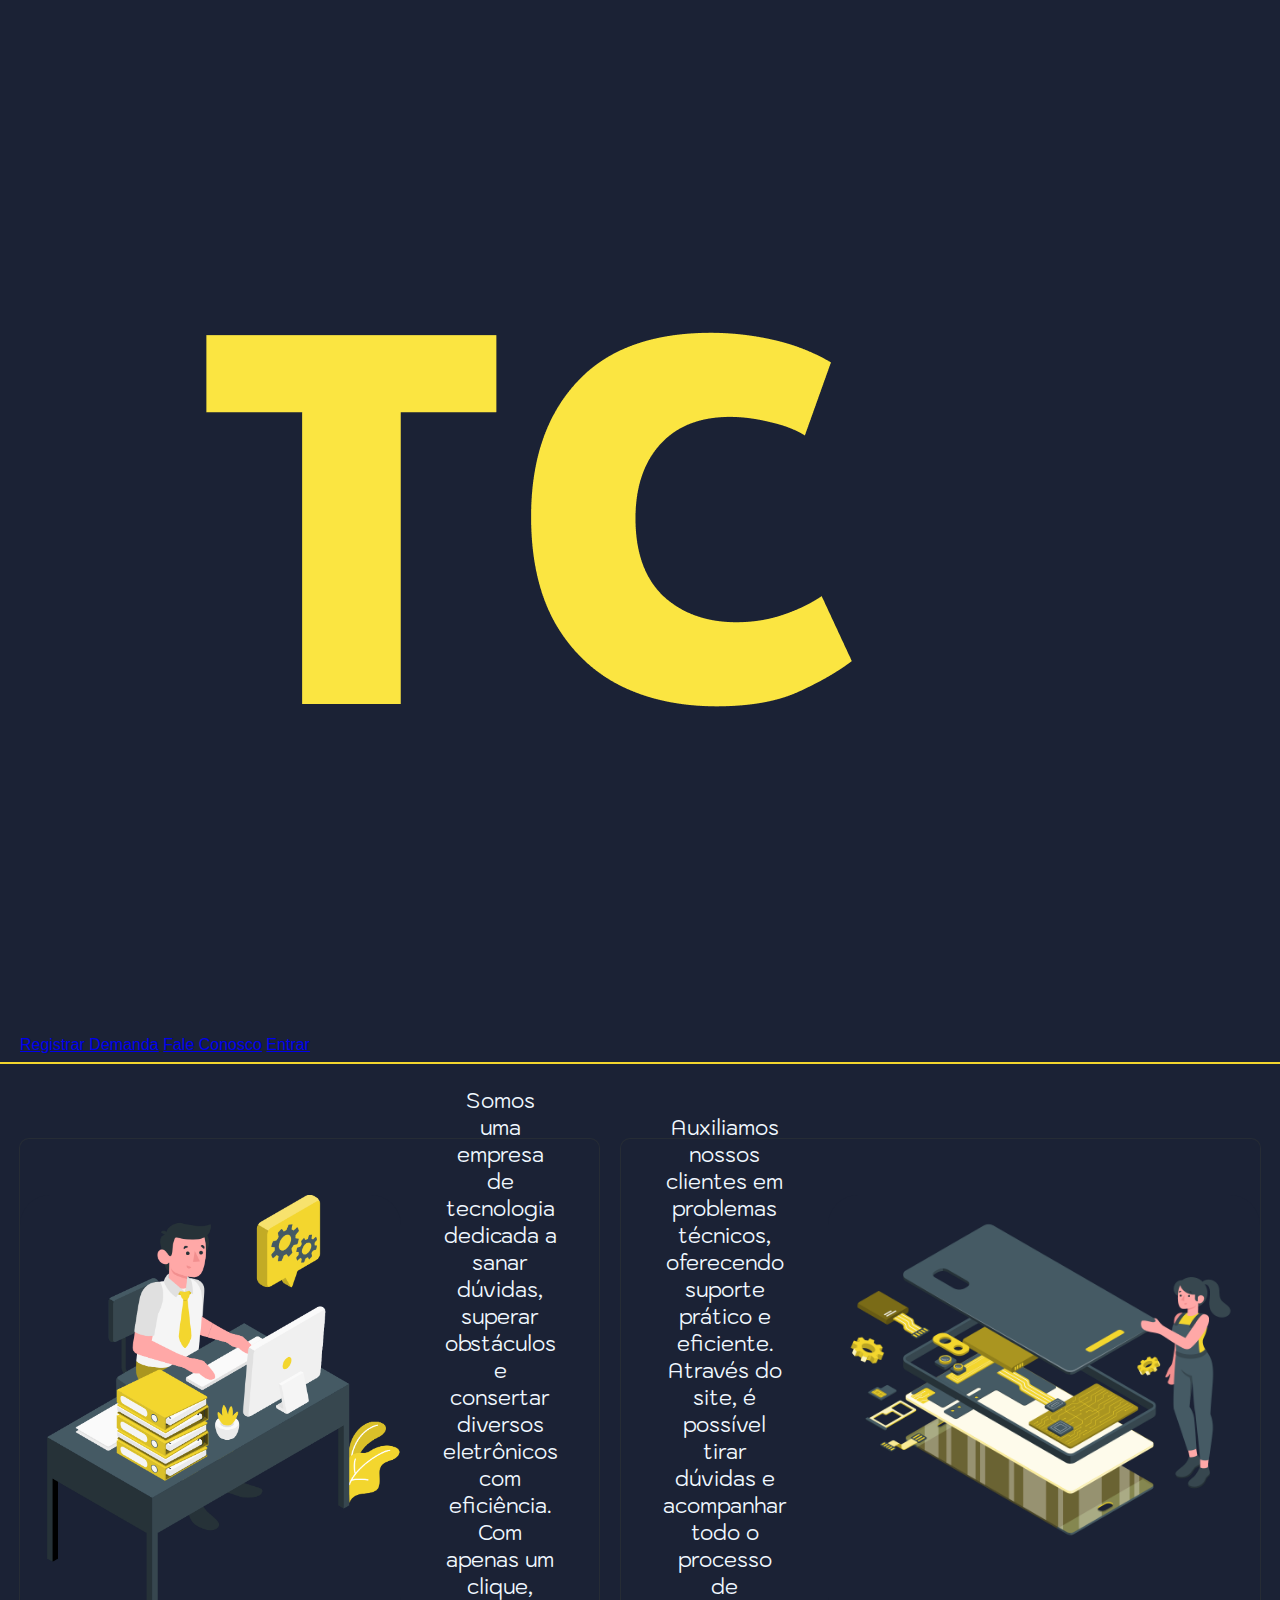
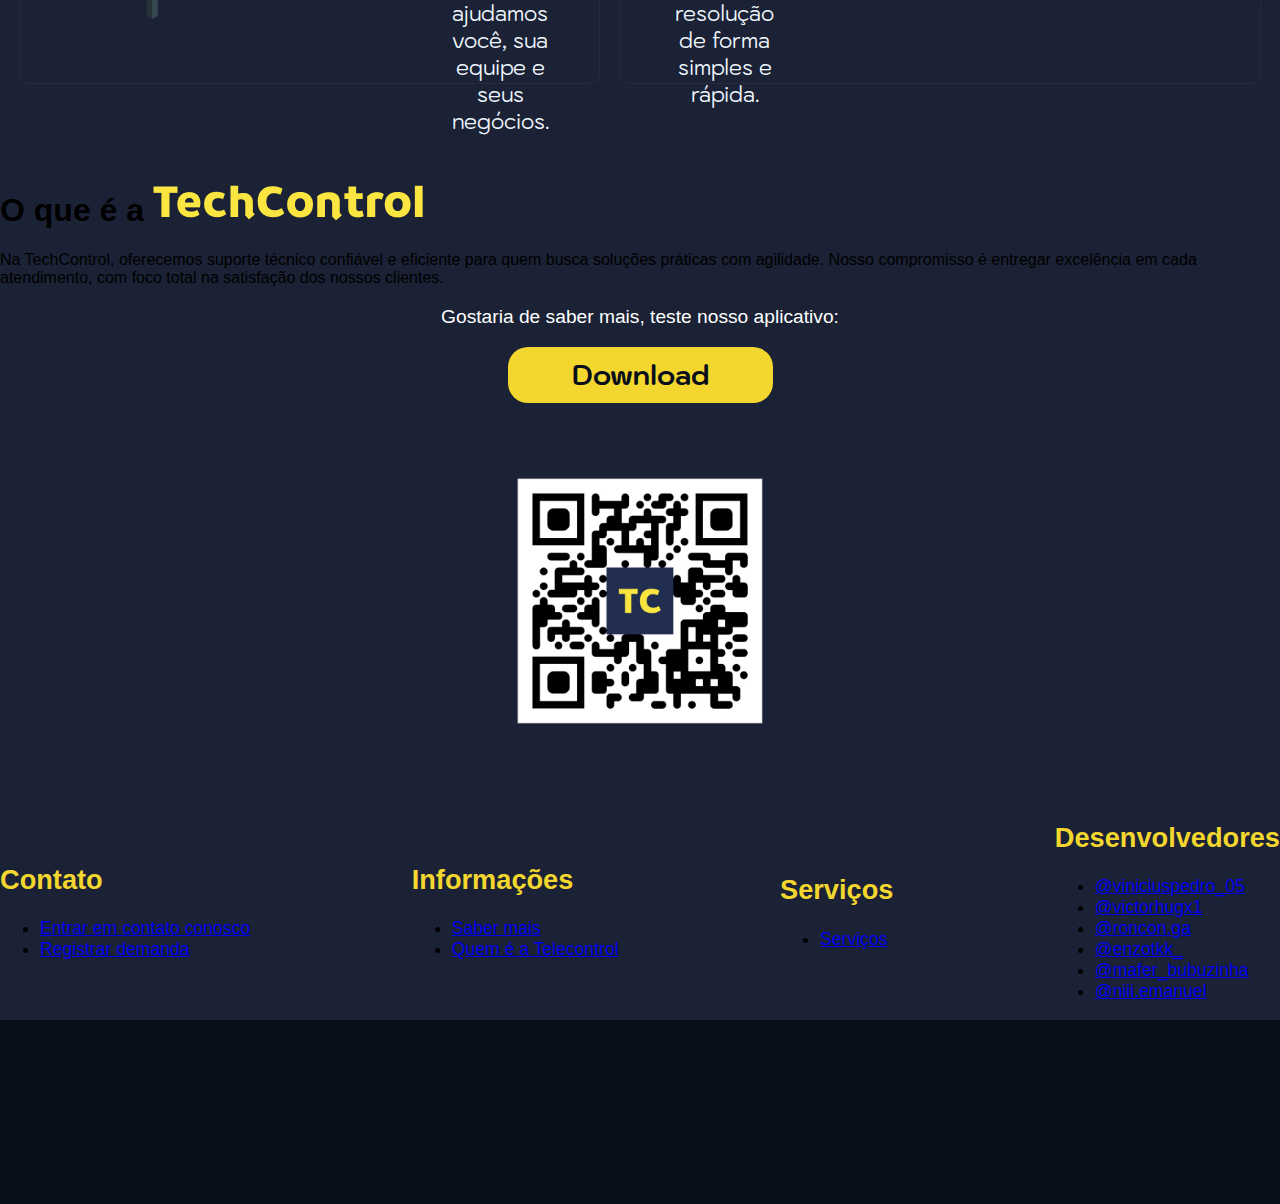
<file: index.html>
<!DOCTYPE html>
<html lang="pt-br">
<head>
    <meta charset="UTF-8">
    <meta name="viewport" content="width=device-width, initial-scale=1.0">
    <link rel="stylesheet" href="style.css">
    <link rel="stylesheet" href="media.css">
    <link rel="preconnect" href="https://fonts.googleapis.com">
    <link rel="preconnect" href="https://fonts.gstatic.com" crossorigin>
    <link href="https://fonts.googleapis.com/css2?family=Kodchasan:ital,wght@0,200;0,300;0,400;0,500;0,600;0,700;1,200;1,300;1,400;1,500;1,600;1,700&display=swap" rel="stylesheet">
    <link href="https://fonts.googleapis.com/css2?family=Braah+One&display=swap" rel="stylesheet">
    <title>TechControl</title>
</head>
<body>

 <header>
  <div class="header-container">
    <div class="header-logo" >
      <img src="img/logo.png" alt="Logo" />
    </div>
    <div class="header-menu">
      <a href="demanda_registro.html">Registrar Demanda</a>
      <a href="#">Fale Conosco</a>
      <a href="login.html">Entrar</a>
    </div>
  </div>
 </header>


<div class="containerboxes">
  <div class="boxesquerda">
      <img src="img/Working-amico.png" alt="" class="imgs_box_esquerda">
      <p class="texto">Somos uma empresa de tecnologia dedicada a sanar dúvidas, superar obstáculos e consertar diversos eletrônicos com eficiência. Com apenas um clique, ajudamos você, sua equipe e seus negócios.</p>
  </div>
  <div class="boxdireita">
      <p class="texto">Auxiliamos nossos clientes em problemas técnicos, oferecendo suporte prático e eficiente. Através do site, é possível tirar dúvidas e acompanhar todo o processo de resolução de forma simples e rápida.</p>
      <img src="img/Product teardown-amico.png" alt="" class="imgs_box_direita">

  </div>
</div>


<div class="quemsomos">
  <h1 id="title_qs">O que é a <img class="logotitle" src="img/TechControl.png" alt=""></h1>
  <p class="exp_qs">Na TechControl, oferecemos suporte técnico confiável e eficiente para quem busca soluções práticas com agilidade. Nosso compromisso é entregar excelência em cada atendimento, com foco total na satisfação dos nossos clientes.</p>
</div>


<div class="containerinstall">
  <div class="boxinstall">
    <p class="text_exp">Gostaria de saber mais, teste nosso aplicativo:</p>
    <div class="linknstall"><a href="">Download</a></div>
    <div class="divqr">
      <img src="img/install.png" alt="QR">
    </div>
  </div>
</div>


<footer>



  <div class="footer-container">

    <!-- Coluna 1 -->
    <div class="footer-column">
      <h2>Contato</h2>
      <ul>
        <li><a href="https://www.telecontrol.com.br/index.html#tm-area-contact">Entrar em contato conosco</a></li>
        <li><a href="demanda_registro.html">Registrar demanda</a></li>

      </ul>
    </div>

    <!-- Coluna 2 -->
    <div class="footer-column">
      <h2>Informações</h2>
      <ul>

        <li><a href="index.html">Saber mais</a></li>
        <li><a href="https://www.telecontrol.com.br/index.html">Quem é a Telecontrol</a></li>

      </ul>
    </div>

    <!-- Coluna 3 -->
    <div class="footer-column">
      <h2>Serviços</h2>
      <ul>
        <li><a href="https://www.telecontrol.com.br/index.html#solucoes">Serviços</a></li>

      </ul>
    </div>

    <!-- Coluna 4 -->
    <div class="footer-column">
      <h2>Desenvolvedores</h2>
      <ul>
        <li><a href="https://www.instagram.com/viniciuspedro_05?utm_source=ig_web_button_share_sheet&igsh=ZDNlZDc0MzIxNw==" target="_blank">@viniciuspedro_05</a></li>
        <li><a href="https://www.instagram.com/victorhugx1?utm_source=ig_web_button_share_sheet&igsh=ZDNlZDc0MzIxNw==" target="_blank">@victorhugx1</a></li>
        <li><a href="https://www.instagram.com/roncon.ga?utm_source=ig_web_button_share_sheet&igsh=ZDNlZDc0MzIxNw==" target="_blank">@roncon.ga</a></li>
        <li><a href="https://www.instagram.com/enzotkk_/?utm_source=ig_web_button_share_sheet">@enzotkk_</a></li>
        <li><a href="https://www.instagram.com/mafer_bubuzinha?utm_source=ig_web_button_share_sheet&igsh=ZDNlZDc0MzIxNw==">@mafer_bubuzinha</a></li>
        <li><a href="https://www.instagram.com/niii.emanuel?utm_source=ig_web_button_share_sheet&igsh=ZDNlZDc0MzIxNw==">@niii.emanuel</a></li>

      </ul>
    </div>

  </div>
</footer>



</body>
</html>
</file>
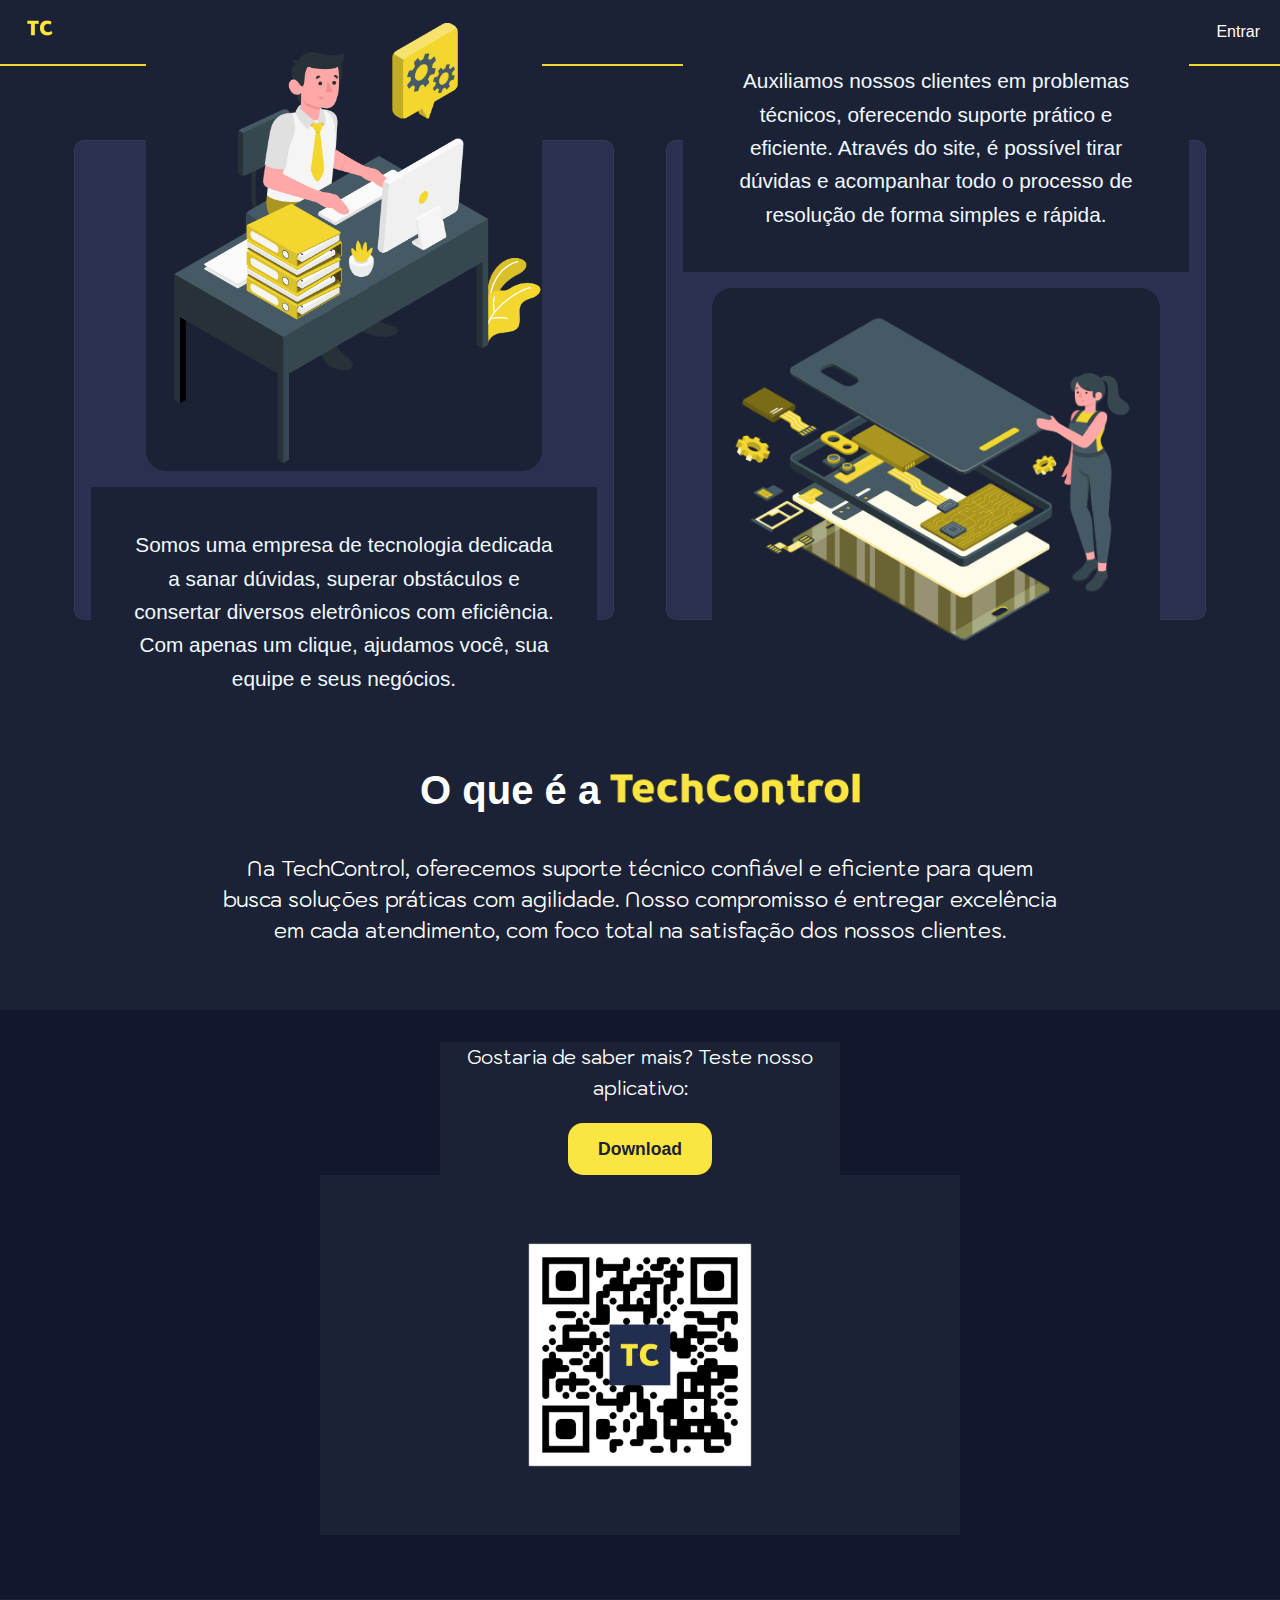
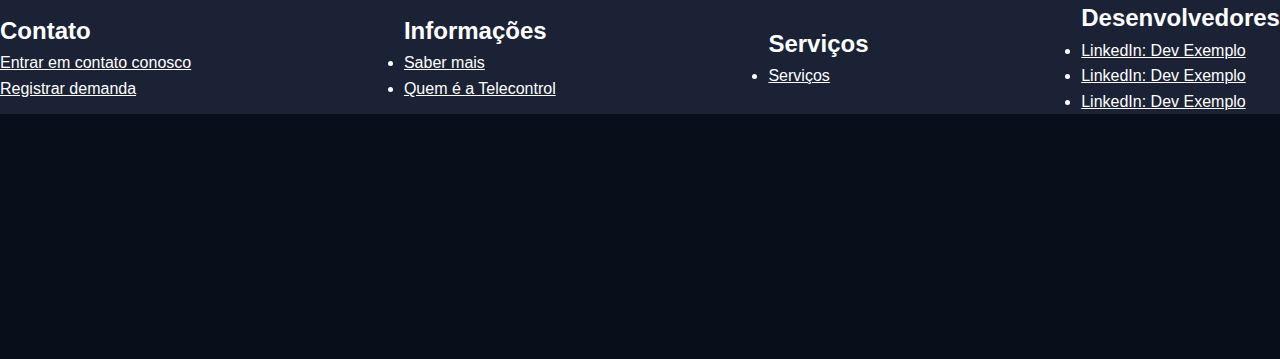
<file: test.html>
<!DOCTYPE html>
<html lang="pt-br">
<head>
  <meta charset="UTF-8" />
  <meta name="viewport" content="width=device-width, initial-scale=1" />
  <meta name="description" content="Assistência técnica TechControl - suporte prático, rápido e eficiente em eletrônicos e dúvidas técnicas." />
  <link rel="preconnect" href="https://fonts.googleapis.com" />
  <link rel="preconnect" href="https://fonts.gstatic.com" crossorigin />
  <link href="https://fonts.googleapis.com/css2?family=Kodchasan:ital,wght@0,200;0,300;0,400;0,500;0,600;0,700;1,200;1,300;1,400;1,500;1,600;1,700&display=swap" rel="stylesheet" />
  <link href="https://fonts.googleapis.com/css2?family=Braah+One&display=swap" rel="stylesheet" />
  <link rel="stylesheet" href="style.css" />
  <title>TechControl - Assistência Técnica</title>
  <style>
    /* Reset simples */
* {
  margin: 0;
  padding: 0;
  box-sizing: border-box;
  background-color: #1b2235;
  color: #fff;
  font-family: 'Lucida Sans', 'Lucida Sans Regular', 'Lucida Grande', 'Lucida Sans Unicode', Geneva, Verdana, sans-serif;
}

body {
  background-color: #1b2235;
  line-height: 1.6;
}

/* HEADER */
header {
  background-color: #1b2235;
  border-bottom: 2px solid #F3D62E;
  padding: 8px 20px;
}

.header-container {
  display: flex;
  justify-content: space-between;
  align-items: center;
  flex-wrap: wrap;
}

.header-logo img {
  height: 40px;
}

.header-menu {
  display: flex;
  gap: 40px;
  font-family: 'Kodchasan', sans-serif;
  font-weight: 600;
  font-style: normal;
}

.header-menu a {
  color: white;
  text-decoration: none;
  font-weight: 500;
  background-color: #1b2235;
  transition: color 0.3s ease;
}

.header-menu a:hover {
  color: #F3D62E;
  text-decoration: underline;
}

/* CONTAINER BOXES (SECTIONS PRINCIPAIS) */
.containerboxes {
  display: flex;
  justify-content: center;
  padding: 4em;
  gap: 2em;
  flex-wrap: wrap;
  transition: transform 1s cubic-bezier(0.25, 0.1, 0.25, 1), box-shadow 1s ease;
}

.containerboxes div:hover {
  transform: scale(1.02);
  z-index: 2;
  box-shadow: 0 0 15px #F3D62E;
  border-color: #F3D62E;
}

.boxesquerda, .boxdireita {
  background: #2a3150;
  border-radius: 10px;
  border: 1px solid #f3d52e0e;
  padding: 1em;
  flex: 1 1 400px;
  display: flex;
  flex-direction: column;
  align-items: center;
  gap: 1em;
  min-height: 30rem;
  font-family: 'Kodchasan', sans-serif;
  font-weight: 400;
  color: aliceblue;
}

.texto {
  font-size: 1.3rem;
  text-align: center;
}

.imgs_box_esquerda, .imgs_box_direita {
  height: 28em;
  border-radius: 20px;
  object-fit: contain;
}

/* QUEM SOMOS */
.quemsomos {
  text-align: center;
  padding: 4em 2em;
  max-width: 900px;
  margin: 0 auto;
}

#title_qs {
  font-size: 2.5em;
  color: #fff;
  display: flex;
  justify-content: center;
  align-items: center;
  gap: 10px;
  font-weight: 700;
}

#title_qs img {
  height: 3.7vh;
  vertical-align: middle;
}

.exp_qs {
  font-size: 1.3rem;
  color: #fff;
  margin-top: 1.5em;
  line-height: 1.5;
  font-family: 'Kodchasan', sans-serif;
}

/* CONTAINER INSTALL */
.containerinstall {
  padding: 2em 2em 4em;
  background: #12172e;
  text-align: center;
}

.boxinstall {
  max-width: 400px;
  margin: 0 auto;
  color: #fff;
}

.text_exp {
  font-size: 1.2rem;
  margin-bottom: 1em;
  font-family: 'Kodchasan', sans-serif;
}

.linknstall a {
  display: inline-block;
  background-color: #FBE541;
  color: #1b2235;
  font-weight: 600;
  padding: 12px 30px;
  border-radius: 15px;
  text-decoration: none;
  font-size: 1.1rem;
  transition: background-color 0.
}
  </style>
</head>
<body>

<header>
  <div class="header-container">
    <div class="header-logo">
      <img src="img/logo.png" alt="Logo TechControl" />
    </div>
    <nav class="header-menu" aria-label="Menu principal">
      <a href="demanda_registro.html">Registrar Demanda</a>
      <a href="#">Fale Conosco</a>
      <a href="#">Entrar</a>
    </nav>
  </div>
</header>

<main>
  <section class="containerboxes" aria-label="Apresentação da empresa">
    <article class="boxesquerda">
      <img src="img/Working-amico.png" alt="Pessoa trabalhando com tecnologia" class="imgs_box_esquerda" />
      <p class="texto">
        Somos uma empresa de tecnologia dedicada a sanar dúvidas, superar obstáculos e consertar diversos eletrônicos com eficiência. Com apenas um clique, ajudamos você, sua equipe e seus negócios.
      </p>
    </article>

    <article class="boxdireita">
      <p class="texto">
        Auxiliamos nossos clientes em problemas técnicos, oferecendo suporte prático e eficiente. Através do site, é possível tirar dúvidas e acompanhar todo o processo de resolução de forma simples e rápida.
      </p>
      <img src="img/Product teardown-amico.png" alt="Ilustração do processo de conserto de produto" class="imgs_box_direita" />
    </article>
  </section>

  <section class="quemsomos" aria-labelledby="title_qs">
    <h1 id="title_qs">
      O que é a <img class="logotitle" src="img/TechControl.png" alt="Logo TechControl" />
    </h1>
    <p class="exp_qs">
      Na TechControl, oferecemos suporte técnico confiável e eficiente para quem busca soluções práticas com agilidade. Nosso compromisso é entregar excelência em cada atendimento, com foco total na satisfação dos nossos clientes.
    </p>
  </section>

  <section class="containerinstall" aria-label="App TechControl para download">
    <div class="boxinstall">
      <p class="text_exp">Gostaria de saber mais? Teste nosso aplicativo:</p>
      <div class="linknstall">
        <a href="app/techcontrol.apk" download>Download</a>
      </div>
      <div class="divqr">
        <img src="img/install.png" alt="QR code para download do aplicativo TechControl" />
      </div>
    </div>
  </section>
</main>

<footer>
  <div class="footer-container" role="contentinfo">
    <div class="footer-column">
      <h2>Contato</h2>
      <ul>
        <li><a href="https://www.telecontrol.com.br/index.html#tm-area-contact">Entrar em contato conosco</a></li>
        <li><a href="demanda_registro.html">Registrar demanda</a></li>
      </ul>
    </div>

    <div class="footer-column">
      <h2>Informações</h2>
      <ul>
        <li><a href="index.html">Saber mais</a></li>
        <li><a href="https://www.telecontrol.com.br/index.html">Quem é a Telecontrol</a></li>
      </ul>
    </div>

    <div class="footer-column">
      <h2>Serviços</h2>
      <ul>
        <li><a href="https://www.telecontrol.com.br/index.html#solucoes">Serviços</a></li>
      </ul>
    </div>

    <div class="footer-column">
      <h2>Desenvolvedores</h2>
      <ul>
        <li><a href="https://linkedin.com/in/dev_exemplo" target="_blank" rel="noopener noreferrer">LinkedIn: Dev Exemplo</a></li>
        <li><a href="https://linkedin.com/in/dev_exemplo" target="_blank" rel="noopener noreferrer">LinkedIn: Dev Exemplo</a></li>
        <li><a href="https://linkedin.com/in/dev_exemplo" target="_blank" rel="noopener noreferrer">LinkedIn: Dev Exemplo</a></li>
      </ul>
    </div>
  </div>
</footer>

</body>
</html>
</file>
<file: style.css>
*{
    background-color:#1b2235;
}
body{
    font-family: 'Lucida Sans', 'Lucida Sans Regular', 'Lucida Grande', 'Lucida Sans Unicode', Geneva, Verdana, sans-serif;
    margin: 0;
    background-color:#1b2235
}

header {
    background-color: #1b2235;
    color: white;
    padding: 8px 20px;
    border-bottom: 2px solid #F3D62E;
  }

  .footer-container {
    display: flex;
    justify-content: space-between;
    align-items: center;
    flex-wrap: wrap;
    background-color: #1b2235;
  }

  .footer-logo img {
    height: 40px;
    background-color: #1b2235;
    border: 0;
    margin: 0;
  }

  .footer-menu {
    display: flex;
    gap: 40px;
    flex-wrap: wrap;
    font-size: 1.1em;
    background-color: #1b2235;
    font-family: "Kodchasan", sans-serif;
    font-weight: 600;
    font-style: normal;

  }

  .footer-menu a {
    color: white;
    text-decoration: none;
    font-weight: 500;
    background-color: #1b2235;
  }

  .footer-menu a:hover {
    text-decoration: underline;
    text-decoration: none;
    background-color: #1b2235;
  }

  @media (max-width: 600px) {
    .footer-container {
      flex-direction: column;
      align-items: center;
      text-align: center;
      background-color: #1b2235;
    }

    .footer-menu {
      margin-top: 15px;
      justify-content: center;
      background-color: #1b2235;
    }
  }

  
.container_form {
      display: flex;
      justify-content: center;
      align-items: center;
    }
.titulo_form{
    font-family: "Braah One", sans-serif;
    font-weight: 400;
    font-style: normal;
    display: flex;
    color: white;
    justify-content: center;
}
form {
    padding: 30px;
    border-radius: 8px;
    box-shadow:  yellow;
    width: 100%;
    max-width: 500px;
    border: 1px solid #F3D62E;
    font-family: 'Lucida Sans', 'Lucida Sans Regular', 'Lucida Grande', 'Lucida Sans Unicode', Geneva, Verdana, sans-serif;
}
label {
    color: #F3D62E;
    display: block;
    margin-top: 15px;
}
input, textarea {
    background: none;
    width: 100%;
    padding-bottom: 8px;
    margin-top: 5px;
    border: 2px solid #F3D62E;
    border-radius: 10px;
    transition: none;
    outline: none;
    box-shadow: none;
    color: #ffffff;
}

button {
    background-color: #FBE541;
    margin-top: 20px;
    padding: 10px 20px;
    width: 100%;
    border: none;
    border-radius: 15px;
    color: #1b2235;
    font-size: 15px;
}

button:hover {
    background-color: #1b2235 ;
    color: #F3D62E;
    
}
select {
    display: flex;
    text-align: center;
    padding: 10px;
    border: 1px solid #F3D62E;
    border-radius: 10px;
    width: 200px;
    font-size: 13px;
    background-color: none;
    color: #F3D62E;
  }
select:focus {
  outline: none;
  box-shadow: #F3D62E;
}
.text_exp{
  display: flex;
  justify-content: center;
  color: #fff;
  font-size: 15px;
}
.containerboxes{
  padding: 4em;
  justify-content: center;
  display: flex;
}
.boxdireita{
  display: flex;
  justify-content: center; 
  align-items: center;
  font-family: "Kodchasan", sans-serif;
  font-weight: 400;
  font-style: normal;
  border-radius: 10px;
  border: 1px solid #f3d52e0e;
  height: 30rem;
  margin: 10px;
}

.texto{
  display: flex;
  text-align: center;
  padding: 2em;
  color: aliceblue;
  font-size: 1.5rem;
}
.imgs_box_direita{
  display: flex;
  justify-content: right;
  align-items: right;
  height: 28em;
  border-radius: 30px;
}
.imgs_box_esquerda{
  display: flex;
  justify-content: left;
  align-items: left;
  height: 28em;
  border-radius: 30px;
}
.boxesquerda{
  display: flex;
  justify-content: center; 
  align-items: center;
  font-family: "Kodchasan", sans-serif;
  font-weight: 400;
  font-style: normal;
  border-radius: 10px;
  border: 1px solid #f3d52e0e;
  height: 30rem;
  margin: 10px;
}

.containerinstall a{
  display: flex;
  color: white;
  text-decoration: none;
  font-weight: 500;
  background-color: #1b2235;
  justify-content: center;
}
.divqr{
  display: flex;
  justify-content: center;
}
.divqr img{
  display: block;
  width: 50vw;
  justify-content: center;
}

footer{
  background-color: #090e1b;
  height: 40vh;
}
/* .itensusados{
  display: flex;
  gap: 40%;
  background-color: #1b2235;
}
.itensusados img{
  width: 40px;
} */
@media (max-width: 480px) {
    form {
    padding: 20px;
    }
    input, textarea {
    font-size: 16px;
    border: auto #222E50;
    }
    button {
    font-size: 16px;
    padding: 12px;
    }
}
</file>
<file: media.css>
@media (min-width: 300px) and (max-width:480px){
    header {
      padding: 4px 5px;
      font-size: 12px;
      border-bottom: 2px solid #F3D62E;
    }
    form {
      padding: 20px;
    }
    input, textarea {
      font-size: 16px;
      border: auto #222E50;
    }
    button {
      font-size: 16px;
      padding: 12px;
    }
    .containerboxes{
      flex-wrap: wrap;
    }
    .boxdireita{
      display: flex;
      justify-content: center; 
      align-items: center;
      font-family: "Kodchasan", sans-serif;
      font-weight: 400;
      font-style: normal;
      border-radius: 10px;
      border: 1px solid #f3d52e0e;
      height: 20rem;
    }

    .texto{
      display: flex;
      text-align: center;
      padding: 2em;
      color: aliceblue;
      font-size: 10px;
    }
    .imgs_box_direita{
      display: flex;
      justify-content: right;
      align-items: right;
      height: 15em;
      border-radius: 30px;
    }
    .imgs_box_esquerda{
      display: flex;
      justify-content: left;
      align-items: left;
      height: 15em;
      border-radius: 30px;
    }
    .boxesquerda{
      display: flex;
      justify-content: center; 
      align-items: center;
      font-family: "Kodchasan", sans-serif;
      font-weight: 400;
      font-style: normal;
      border-radius: 10px;
      border: 1px solid #f3d52e0e;
      height: 20rem;  
    }
    .divqr{
      display: flex;
      justify-content: center;
    }
    .divqr img{
      display: block;
      width: 100vw;
      justify-content: center;
    }
    .text_exp{
      display: flex;
      text-align: center;
      color: #fff;
      font-size: 12px;
    }
    .linknstall{
      display: flex;
      justify-content: center;
      text-align: center;
      padding: 8px;
    }
    .containerinstall a{
      font-size: 1em;
      color: #090e1b;
      font-family: "Kodchasan", sans-serif;
      font-weight: 700;      
      background-color: #F3D62E;
      border-radius: 20px;
      padding: 8px 3rem;
    }
    #title_qs{
      display: flex;
      justify-content: center;
      text-align: center;
      gap: 10px;
      color: #fff;
      font-size: 1em;
    }
    #title_qs img{
      height: 2vh;
      align-items: end;
    }
    .logotitle{
     padding-top: 0.5px;
    }
    .container_form {
      padding: 10px;
    }
    .container_form label{
      font-size: 14px;
    }
    footer{
      height: 50vh;
    }
    .footer-column{
      flex-wrap: wrap;
    }
    .footer-column h2 {
      font-size: 1.2em;
      color: #F3D62E;
      background-color: transparent;
      flex-wrap: wrap;
    }
    .footer-column ul {
      font-size: 0.9em;
    }
}

@media (min-width:481px) and (max-width:768px) {
    header {
        padding: 4px 5px;
        font-size: 14px;
        border-bottom: 2px solid #F3D62E;
    }  
    form {
        padding: 40px;
    }
    input, textarea {
      font-size: 20px;
      border: auto #222E50;
    }
    button {
      font-size: 20px;
      padding: 12px;
    }
    .containerboxes{
      flex-wrap: wrap;
    }
    .boxdireita{
      display: flex;
      justify-content: center; 
      align-items: center;
      font-family: "Kodchasan", sans-serif;
      font-weight: 400;
      font-style: normal;
      border-radius: 10px;
      border: 1px solid #f3d52e0e;
      height: 28rem;
    }

    .texto{
      display: flex;
      text-align: center;
      padding: 2em;
      color: aliceblue;
      font-size: 1em;
    }
    .imgs_box_direita{
      display: flex;
      justify-content: right;
      align-items: right;
      height: 23em;
      border-radius: 30px;
    }
    .imgs_box_esquerda{
      display: flex;
      justify-content: left;
      align-items: left;
      height: 23em;
      border-radius: 30px;
    }
    .boxesquerda{
      display: flex;
      justify-content: center; 
      align-items: center;
      font-family: "Kodchasan", sans-serif;
      font-weight: 400;
      font-style: normal;
      border-radius: 10px;
      border: 1px solid #f3d52e0e;
      height: 26rem;  
    }
    .divqr{
      display: flex;
      justify-content: center;
    }
    .divqr img{
      display: block;
      width: 100vw;
      justify-content: center;
    }
    .text_exp{
      display: flex;
      text-align: center;
      color: #fff;
      font-size: 1em;
    }
    .linknstall{
      display: flex;
      justify-content: center;
      text-align: center;
      padding: 10px;
    }
    .containerinstall a{
      font-size: 1.2em;
      color: #090e1b;
      font-family: "Kodchasan", sans-serif;
      font-weight: 700;      
      background-color: #F3D62E;
      border-radius: 20px;
      padding: 8px 3rem;
    }
    #title_qs{
      display: flex;
      justify-content: center;
      text-align: center;
      gap: 10px;
      color: #fff;
      font-size: 1.5em;
    }
    #title_qs img{
      height: 2.5vh;
      align-items: end;
    }
    .logotitle{
     padding-top: 2px;
    }
    .container_form {
      padding: 10px;
    }
    .container_form label{
      font-size: 15px;
    }
    footer{
      height: 50vh;
    }
    .footer-column{
      flex-wrap: wrap;
    }
    .footer-column h2 {
      font-size: 1.2em;
      color: #F3D62E;
      background-color: transparent;
      flex-wrap: wrap;
    }
    .footer-column ul {
      font-size: 0.9em;
    }
}

@media (min-width:769px) and (max-width:1024px) {
    form {
    padding: 40px;
    }
    input, textarea {
    font-size: 20px;
    border: auto #222E50;
    }
    button {
    font-size: 20px;
    padding: 12px;
    }
    .boxdireita{
      display: flex;
      justify-content: center; 
      align-items: center;
      font-family: "Kodchasan", sans-serif;
      font-weight: 400;
      font-style: normal;
      border-radius: 10px;
      border: 1px solid #f3d52e0e;
      height: 34rem;
    }
    .containerboxes{
      flex-wrap: wrap;
    }

    .texto{
      display: flex;
      text-align: center;
      padding: 2em;
      color: aliceblue;
      font-size: 1.3em;
      background-color: transparent;
    }
    .imgs_box_direita{
      display: flex;
      justify-content: right;
      align-items: right;
      height: 27em;
      border-radius: 30px;
    }
    .imgs_box_esquerda{
      display: flex;
      justify-content: left;
      align-items: left;
      height: 27em;
      border-radius: 30px;
    }
    .boxesquerda{
      display: flex;
      justify-content: center; 
      align-items: center;
      font-family: "Kodchasan", sans-serif;
      font-weight: 400;
      font-style: normal;
      border-radius: 10px;
      border: 1px solid #f3d52e0e;
      height: 34rem;
    }
    .divqr{
      display: flex;
      justify-content: center;
    }
    .divqr img{
      display: block;
      width: 100vw;
      justify-content: center;
    }
    .text_exp{
      display: flex;
      text-align: center;
      color: #fff;
      font-size: 1em;
    }
    .linknstall{
      display: flex;
      justify-content: center;
      text-align: center;
      padding: 10px;
    }
    .containerinstall a{
      font-size: 1.2em;
      color: #090e1b;
      font-family: "Kodchasan", sans-serif;
      font-weight: 700;      
      background-color: #F3D62E;
      border-radius: 20px;
      padding: 8px 3rem;
    }
    #title_qs{
      display: flex;
      justify-content: center;
      text-align: center;
      gap: 10px;
      color: #fff;
      font-size: 1.7em;
    }
    #title_qs img{
      height: 3vh;
      align-items: end;
    }
    .logotitle{
     padding-top: 4px;
    }
    footer{
      height: 60vh;
    }
    .footer-column{
      flex-wrap: wrap;
    }
    .footer-column h2 {
      font-size: 1.5em;
      color: #F3D62E;
      background-color: transparent;
      flex-wrap: wrap;
    }
    .footer-column ul {
      font-size: 1.1em;
    }
}

@media (min-width:1024px){
   form {
    padding: 40px;
    }
    input, textarea {
    font-size: 20px;
    border: auto #222E50;
    }
    button {
    font-size: 20px;
    padding: 12px;
    }
    .boxdireita{
      display: flex;
      justify-content: center; 
      align-items: center;
      font-family: "Kodchasan", sans-serif;
      font-weight: 400;
      font-style: normal;
      border-radius: 10px;
      border: 1px solid #f3d52e0e;
      height: 34rem;
    }
    .texto{
      display: flex;
      text-align: center;
      padding: 2em;
      color: aliceblue;
      font-size: 1.3em;
      background-color: transparent;
    }
    .imgs_box_direita{
      display: flex;
      justify-content: right;
      align-items: right;
      height: 27em;
      border-radius: 30px;
    }
    .imgs_box_esquerda{
      display: flex;
      justify-content: left;
      align-items: left;
      height: 27em;
      border-radius: 30px;
    }
    .boxesquerda{
      display: flex;
      justify-content: center; 
      align-items: center;
      font-family: "Kodchasan", sans-serif;
      font-weight: 400;
      font-style: normal;
      border-radius: 10px;
      border: 1px solid #f3d52e0e;
      height: 34rem;
    }
    .divqr{
      display: flex;
      justify-content: center;
    }
    .divqr img{
      display: block;
      width: 55vw;
      justify-content: center;
    }
    .text_exp{
      display: flex;
      text-align: center;
      color: #fff;
      font-size: 1.2em;
    }
    .linknstall{
      display: flex;
      justify-content: center;
      text-align: center;
    }
    .containerinstall a{
      font-size: 1.7em;
      color: #090e1b;
      font-family: "Kodchasan", sans-serif;
      font-weight: 700;      
      background-color: #F3D62E;
      border-radius: 20px;
      padding: 10px 4rem;
    }
    .logotitle{
     padding-top: 6px;
    }
    footer{
      height: 45vh;
    }
    .footer-column{
      flex-wrap: wrap;
    }
    .footer-column h2 {
      font-size: 1.7em;
      color: #F3D62E;
      background-color: transparent;
      flex-wrap: wrap;
    }
    .footer-column ul {
      font-size: 1.1em;
    }
}
</file>
